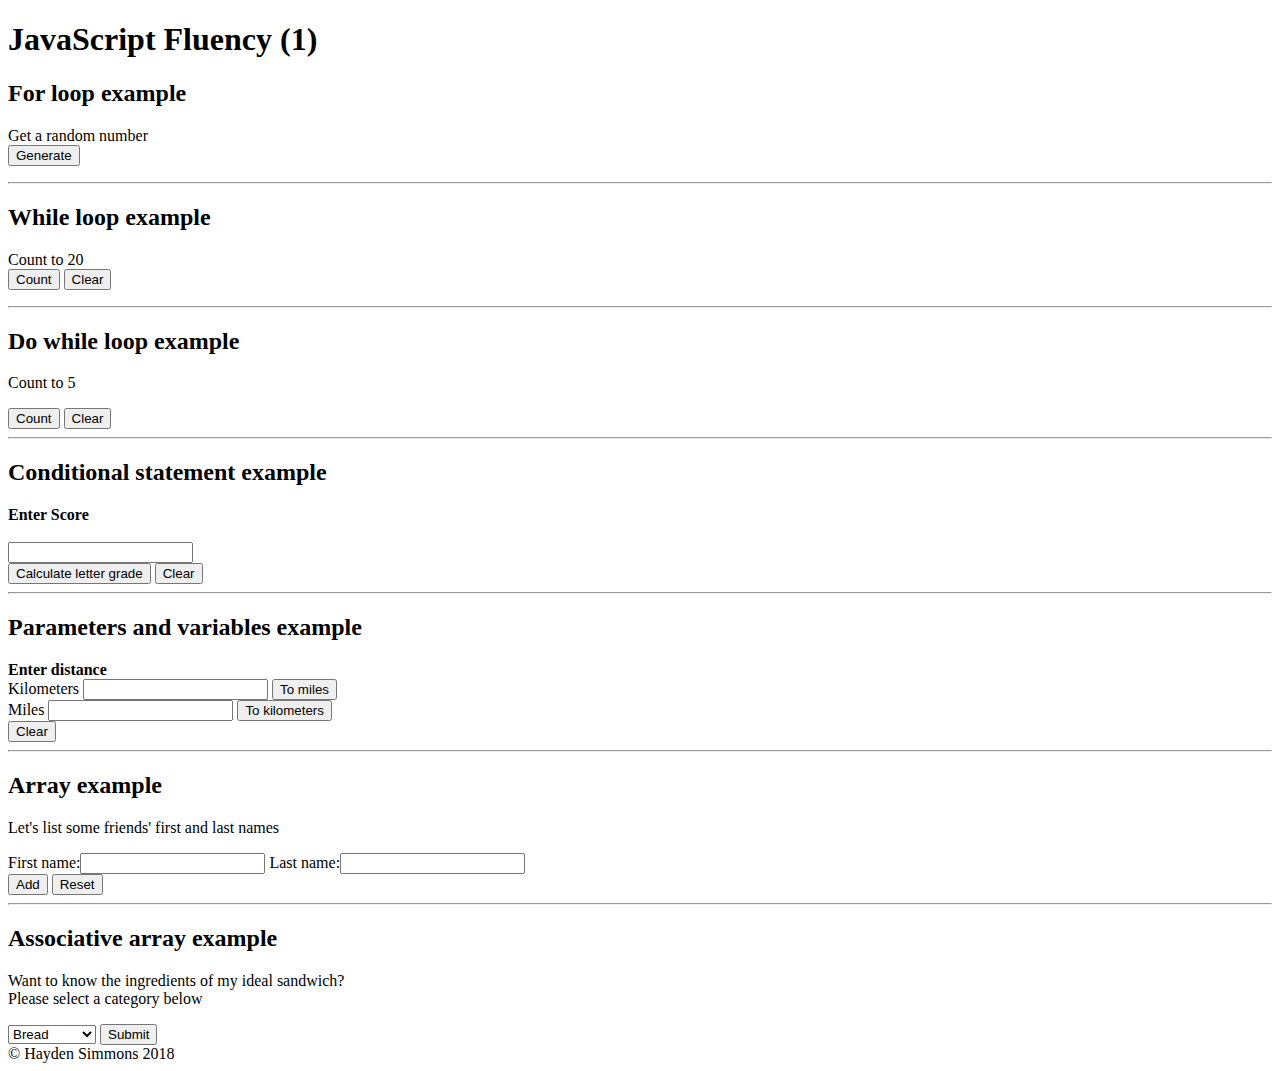
<file: objective-1/index.html>
<!DOCTYPE html>
<html>

<head>
    <title>CIT 261 - Objective 1</title>
    <meta charset="UTF-8">
    <meta name="viewport" content="width=device-width, initial-scale=1.0">
</head>

<body>
    <header>
        <h1>JavaScript Fluency (1)</h1>
    </header>
    <div id="forLoop">
        <h2>For loop example</h2>
        <p> Get a random number<br>
            <button id="randomGenerator" type="button" onclick="forLoop()">Generate</button><br>
            <div id="forLoopOutput"></div>
    </div>
    <hr>
    <div id="whileLoop">
        <h2>While loop example</h2>
        <p>Count to 20<br>
            <button type="button" onclick="whileLoop()">Count</button>
            <button type="button" onclick="clearWhileLoop();">Clear</button>
            <div id="whileLoopOutput"></div>
    </div>
    <hr>
    <div id="doLoop">
        <h2>Do while loop example</h2>
        <p>Count to 5</p>
        <button type="button" onclick="whileDoLoop();">Count</button>
        <button type="button" onclick="clearDo();">Clear</button>
        <div id="doLoopOutput"></div>
    </div>
    <hr>
    <div id="ifStatement">
        <h2>Conditional statement example</h2>
        <strong>Enter Score </strong><br><br>
        <input type="text" id="enterGrade"><br>
        <button type=button onclick="process();">Calculate letter grade</button>
        <button type="button" onclick="clearGrade();">Clear</button>
        <div id="letterGrade"></div>
    </div>
    <hr>
    <div id="parameters">
        <h2>Parameters and variables example</h2>
        <strong>Enter distance</strong><br>
        Kilometers <input type="input" id="km" />
        <button type="button" onclick="convert('KM')">To miles </button><br>
        Miles <input type="input" id="mi" />
        <button type="button" onclick="convert('MI')">To kilometers </button><br>
        <button type="button" onclick="clearDistance();">Clear</button>
    </div>
    <hr>
    <div id="array">
        <h2>Array example</h2>
        <p>Let's list some friends' first and last names</p>
        First name:<input type="input" id="inputArray1">
        Last name:<input type="input" id="inputArray2"><br>
        <button type="button" onclick="array();">Add</button>
        <button type="button" onclick="clearArray();">Reset</button><br>
        <span id="arrayDemo1"></span>
    </div>
    <hr>
    <h2>Associative array example</h2>
    <p>Want to know the ingredients of my ideal sandwich?<br>
        Please select a category below</p>
    <select id="associativeArrayinput">
        <option value="bread">Bread</option>
        <option value="vegetables">Vegetables</option>
        <option value="cheese">Cheese</option>
        <option value="meat">Meat</option>
        <option value="condiment">Condiment</option>
    </select>
    <button type="button" onclick="associativeArray();">Submit</button>
    <div id="associativeArrayOutput"></div>
    </div>
    </div>
    <footer>
        &copy; Hayden Simmons 2018
    </footer>
</body>
<script type="text/javascript" src="main.js"></script>
</html>
</file>
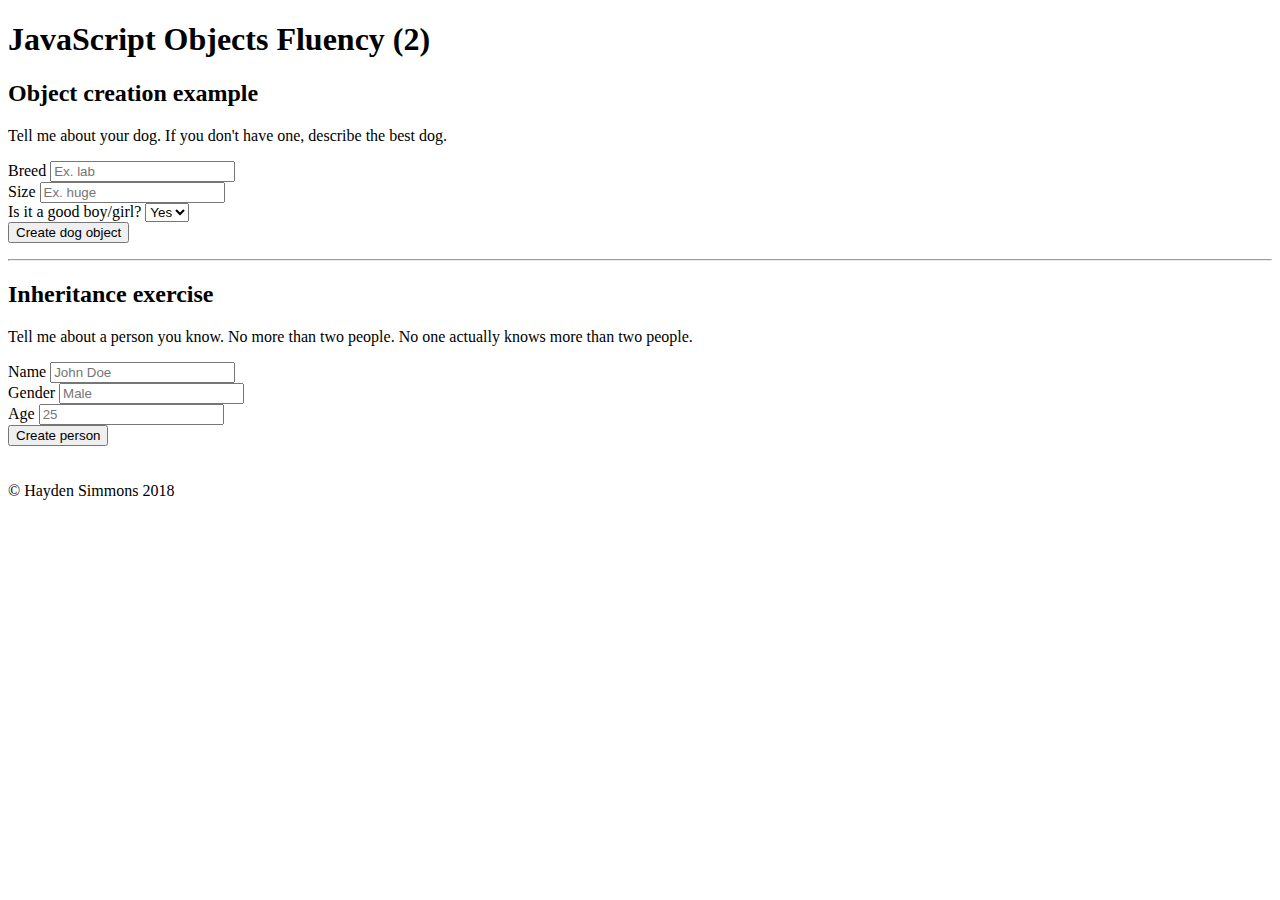
<file: objective-2/index.html>
<!DOCTYPE html>
<html>

<head>
    <title>CIT 261 - Objective 2</title>
    <meta charset="UTF-8">
    <meta name="viewport" content="width=device-width, initial-scale=1.0">
</head>

<body>
    <header>
        <h1>JavaScript Objects Fluency (2)</h1>
    </header>
    <h2>Object creation example</h2>
    <p>Tell me about your dog. If you don't have one, describe the best dog.</p>
    <form name="objectForm">
        Breed <input type="text" id="color" name="breed" placeholder="Ex. lab" /><br>
        Size <input type="text" id="size" name="size" placeholder="Ex. huge" /><br>
        <label>Is it a good boy/girl?</label>
        <select id="good">
            <option value="">Yes</option>
            <option value="not ">No</option>
        </select><br>
        <button id="button" type="button" value="submit" onclick="createObject()">Create dog object</button>
    </form>

    <p id="displayObject"></p>
    <hr>

    <h2>Inheritance exercise</h2>

    <p>Tell me about a person you know. No more than two people. No one actually knows more than two people.</p>

    <div id="personInput">
        Name <input type="text" id="name" placeholder="John Doe" /><br>
        Gender <input type="text" id="gender" placeholder="Male" /><br>
        Age <input type="text" id="age" placeholder="25" /><br>
        <button onclick="addObject()" id="button1">Create person</button>
    </div>

    <br>
    <div id="output2"></div><br>
    <div id="output4"></div>

    <div id="output"></div>
    <div id="foodSection" style="display: none;">
        <p>Well now, what's their favorite food?</p>
        <input type="text" id="food" placeholder="Ex. baklava" />
        <button onclick="food()">Save food</button>
    </div>
    <footer>
        &copy; Hayden Simmons 2018
    </footer>
</body>
<script type="text/javascript" src="main.js"></script>

</html>
</file>
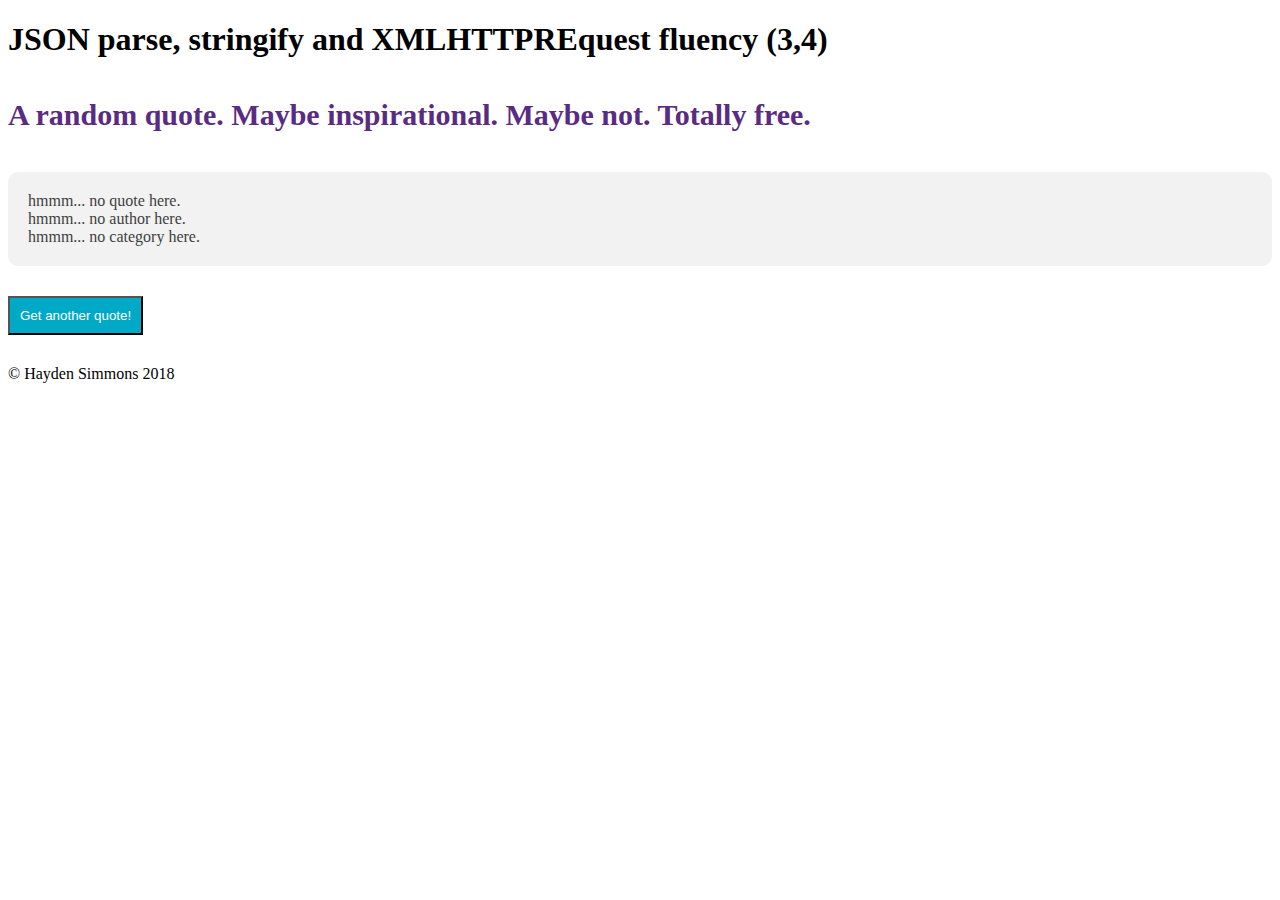
<file: objective-3-4/index.html>
<!DOCTYPE html>
<html>

<head>
    <title>CIT 261 - Objective 3,4</title>
    <meta charset="UTF-8">
    <meta name="viewport" content="width=device-width, initial-scale=1.0">
    <link rel="stylesheet" type="text/css" href="main.css">
</head>

<body>
    <header>
        <h1>JSON parse, stringify and XMLHTTPREquest fluency (3,4)</h1>
    </header>
    <section>
        <h2>A random quote. Maybe inspirational. Maybe not. Totally free.</h2>
        <div class="quote-area">
            <div class="quote-text quote">hmmm... no quote here.</div>
            <div class="author quote">hmmm... no author here.</div>
            <div class="cat quote">hmmm... no category here.</div>
        </div>
    </section>
    <section>
        <button id="loadQuote" class="button">Get another quote!</button>
    </section>
    <footer>
        &copy; Hayden Simmons 2018
    </footer>
</body>
<script type="text/javascript" src="main.js"></script>

</html>
</file>
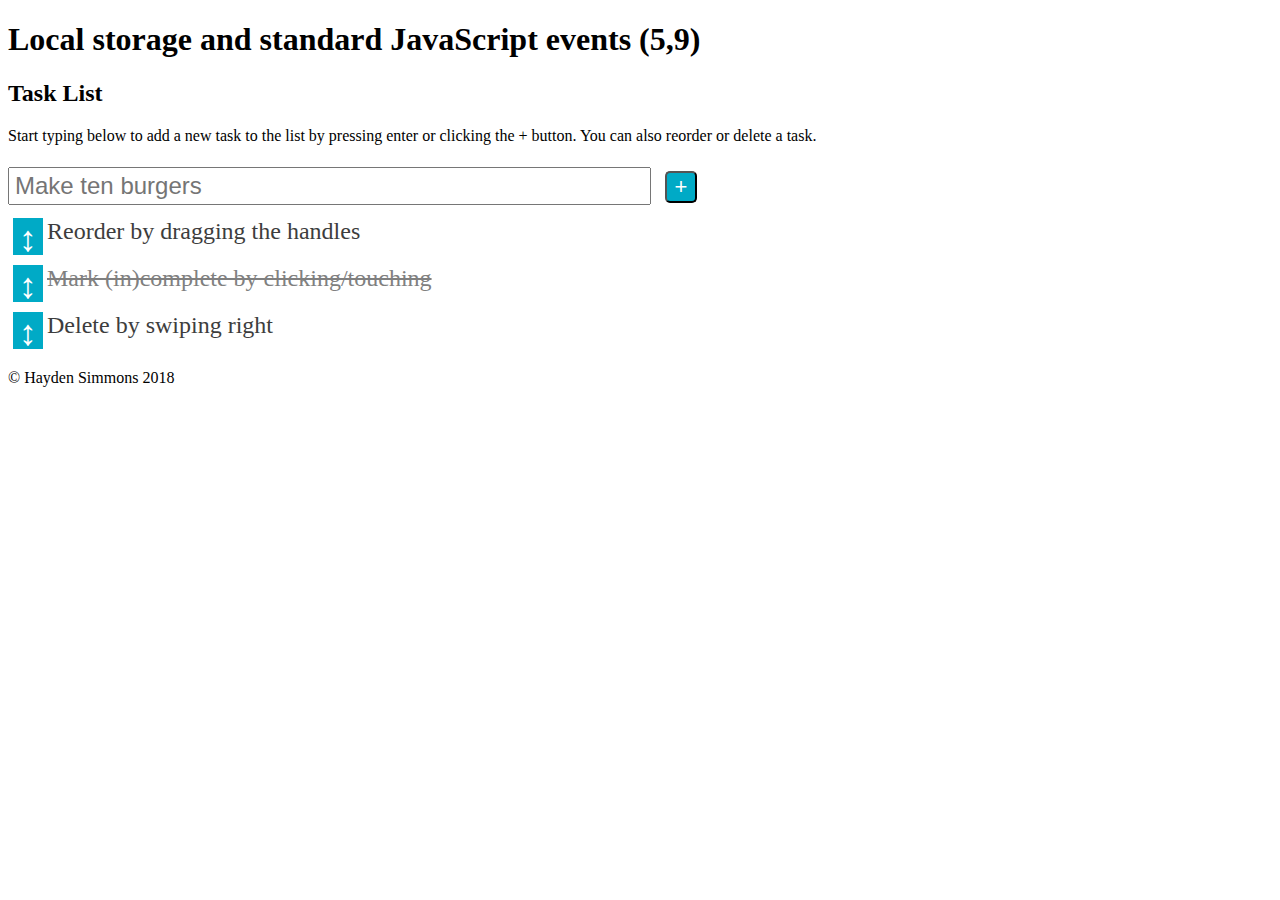
<file: objective-5-9/index.html>
<!DOCTYPE html>
<html>

<head>
  <title>CIT 261 - Objective 5,9</title>
  <meta charset="UTF-8">
  <meta name="viewport" content="width=device-width, initial-scale=1.0">
  <link rel="stylesheet" type="text/css" href="main.css">
</head>

<body>
  <header>
    <h1>Local storage and standard JavaScript events (5,9)</h1>
  </header>
  <h2>Task List</h2>
  <p>Start typing below to add a new task to the list by pressing enter or clicking the + button. You can also reorder or delete a task.</p>
  <input type='text' id="task-input" placeholder="Make ten burgers">
  <button id="add-task">+</button>
  <div class="to-do-list">
  </div>
  <footer>
    &copy; Hayden Simmons 2018
  </footer>
</body>
<script type="text/javascript" src="main.js"></script>

</html>
</file>
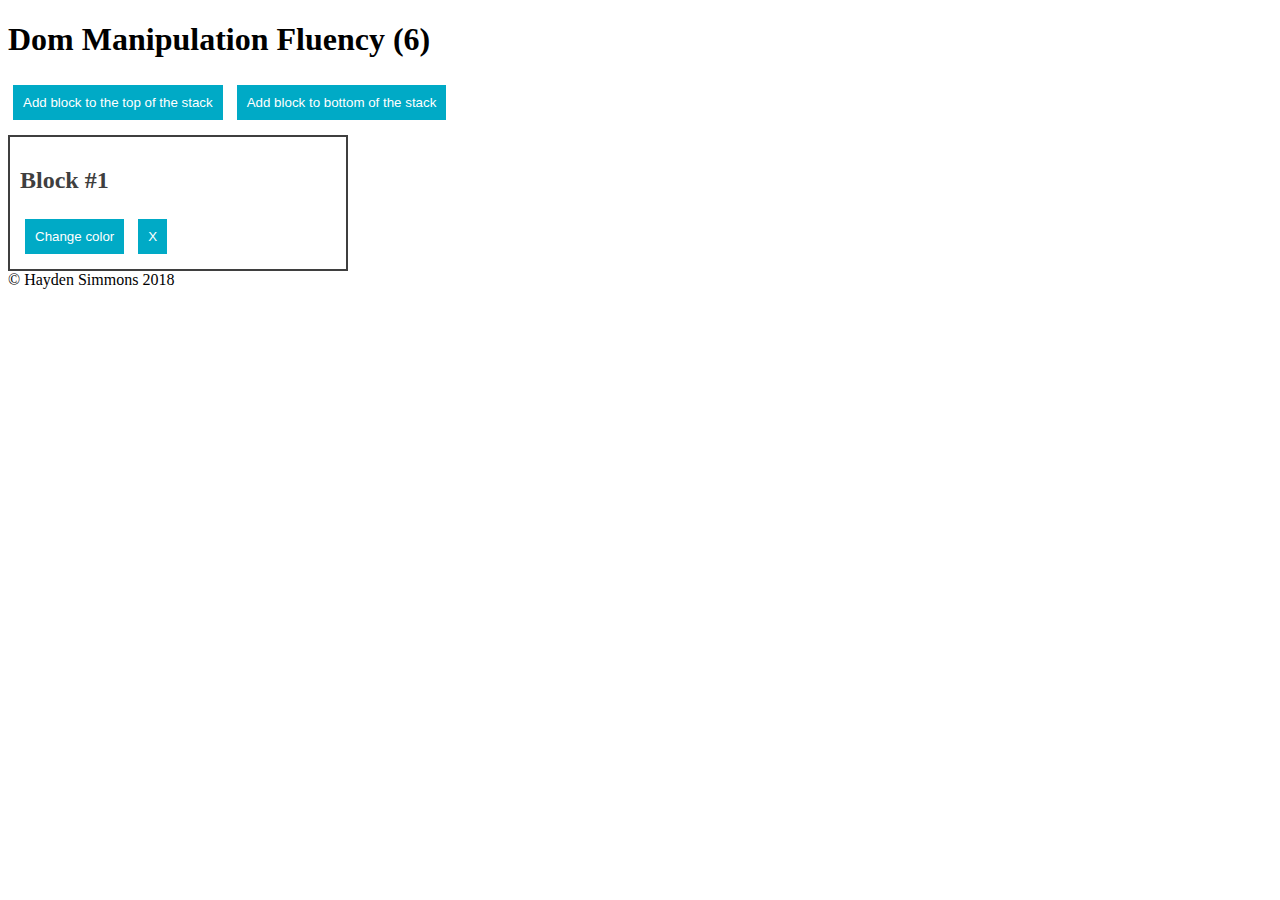
<file: objective-6/index.html>
<!DOCTYPE html>
<html>

<head>
  <title>CIT 261 - Objective 6</title>
  <meta charset="UTF-8">
  <meta name="viewport" content="width=device-width, initial-scale=1.0">
  <link rel="stylesheet" type="text/css" href="main.css">
</head>

<body>
  <header>
    <h1>Dom Manipulation Fluency (6)</h1>
  </header>
  <button id="add-top">Add block to the top of the stack</button>
  <button id="add-bottom">Add block to bottom of the stack</button>
  <section id="stack">
    <div class="block">
      <h2>Block #1</h2>
      <button class="change-color">Change color</button>
      <button class="remove">X</button>
    </div>
  </section>
  <footer>
    &copy; Hayden Simmons 2018
  </footer>
</body>
<script type="text/javascript" src="main.js"></script>

</html>
</file>
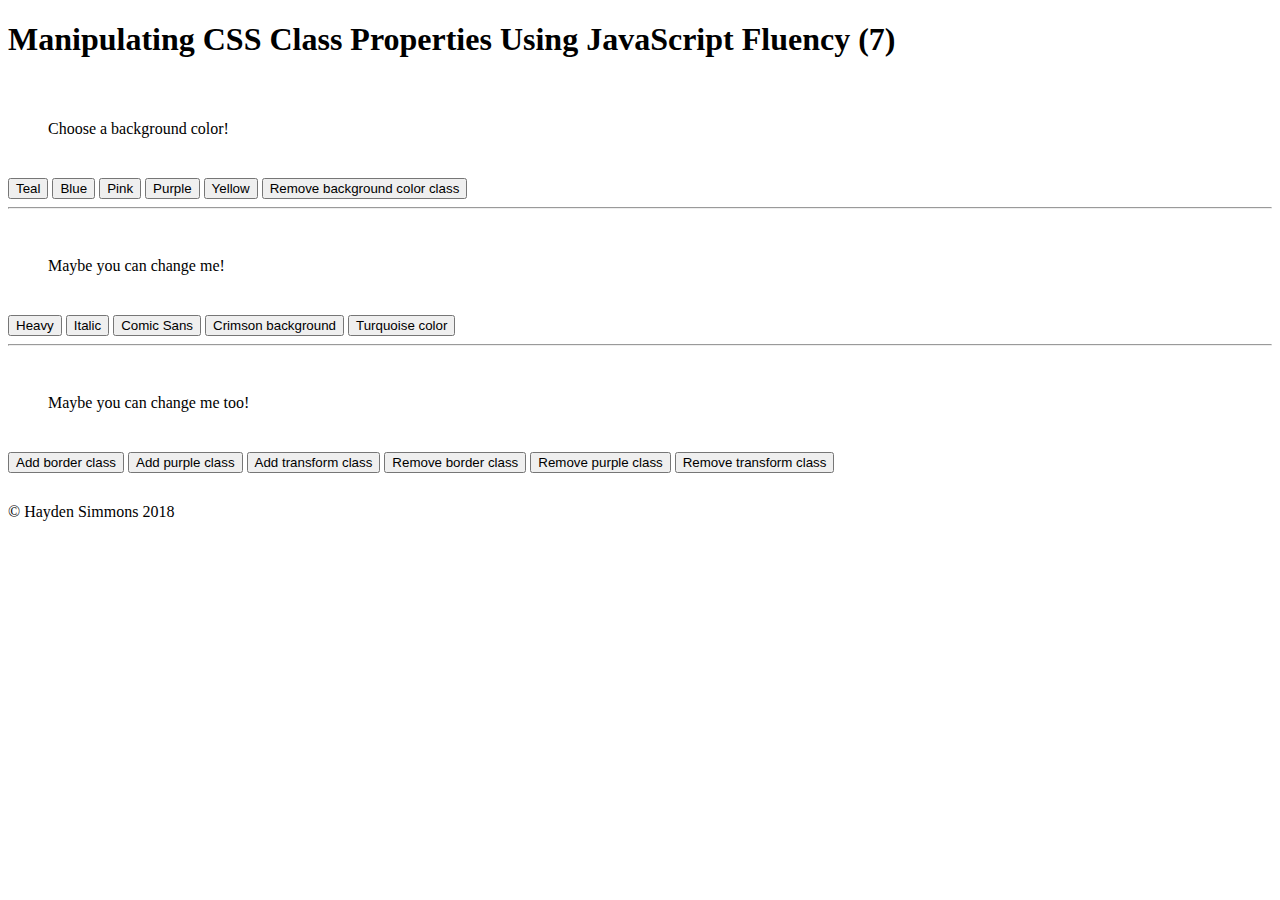
<file: objective-7/index.html>
<!DOCTYPE html>
<html>

<head>
    <title>CIT 261 - Objective 7</title>
    <meta charset="UTF-8">
    <meta name="viewport" content="width=device-width, initial-scale=1.0">
    <link rel="stylesheet" type="text/css" href="main.css">
</head>

<body>
    <header>
        <h1>Manipulating CSS Class Properties Using JavaScript Fluency (7)</h1>
    </header>
    <div id="backgroundSelector">Choose a background color!</div>
    <button onclick="backgroundColor('teal')">Teal</button>
    <button onclick="backgroundColor('blue')">Blue</button>
    <button onclick="backgroundColor('pink')">Pink</button>
    <button onclick="backgroundColor('purple')">Purple</button>
    <button onclick="backgroundColor('yellow')">Yellow</button>
    <button onclick="backgroundColor('0')">Remove background color class</button>
    <hr>
    <div id="fontArea">
        <div id="font">Maybe you can change me!</div>
        <button onclick="fontWeight('900')">Heavy</button>
        <button onclick="fontStyle('italic')">Italic</button>
        <button onclick="document.getElementById('font').style.fontFamily = 'Comic Sans MS'">Comic Sans</button>
        <button onclick="getClassColor('crimson');">Crimson background</button>
        <button onclick="document.getElementById('font').style.color ='darkturquoise'">Turquoise color</button>
    </div>
    <hr>
    <div id="maybeMessage">
        Maybe you can change me too!
    </div>
    <button onclick="addClass1()">Add border class</button>
    <button onclick="addClass2()">Add purple class</button>
    <button onclick="addClass3()">Add transform class</button>
    <button onclick="removeClass1()">Remove border class</button>
    <button onclick="removeClass2()">Remove purple class</button>
    <button onclick="removeClass3()">Remove transform class</button>
    <footer>
        &copy; Hayden Simmons 2018
    </footer>
</body>
<script type="text/javascript" src="main.js"></script>

</html>
</file>
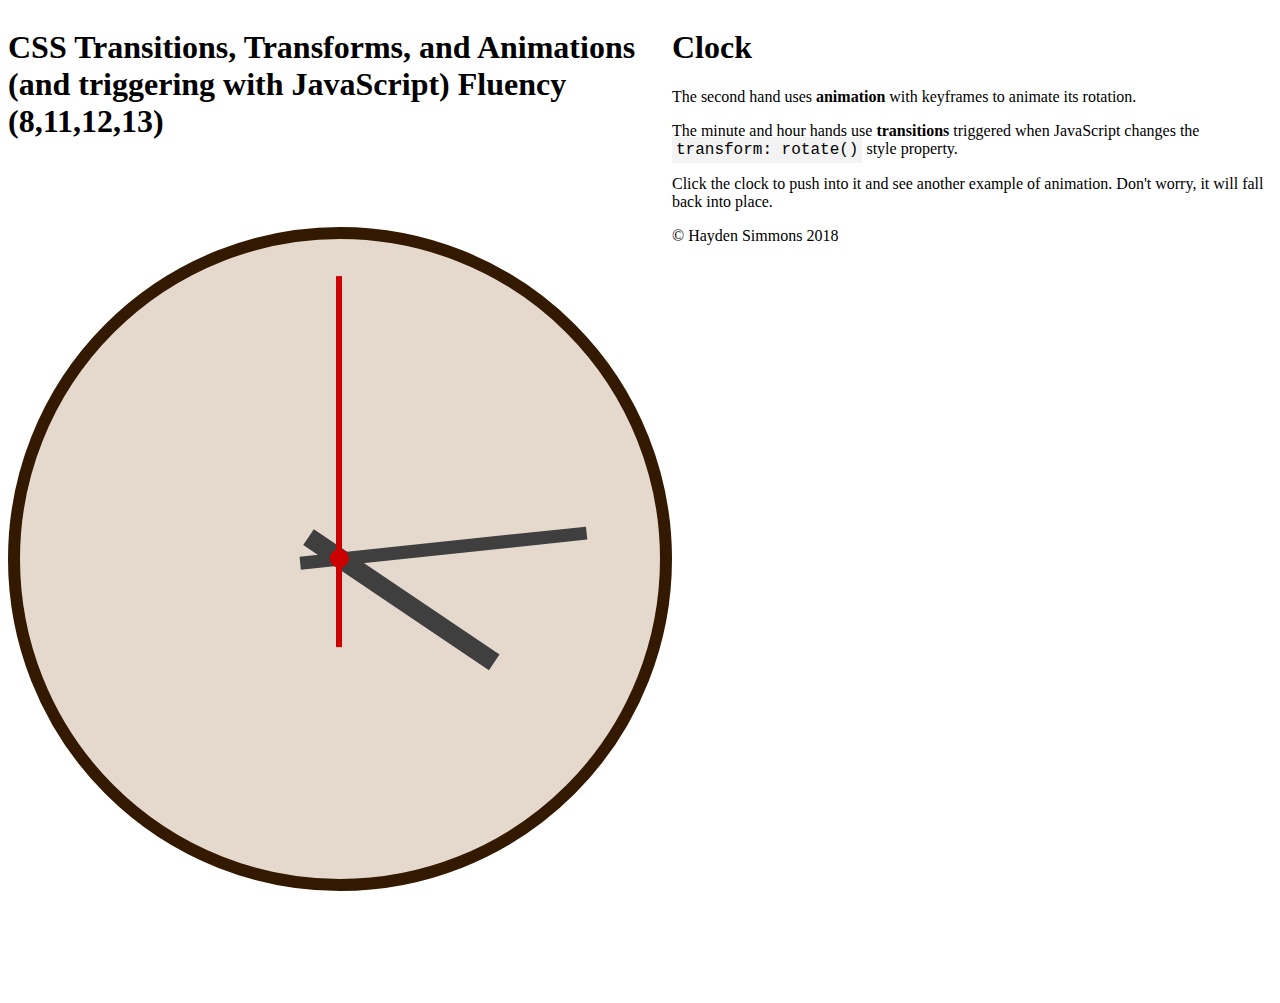
<file: objective-8-11-12-13/index.html>
<!DOCTYPE html>
<html>

    <head>
        <title>CIT 261 - Objective 8,11,12,13</title>
        <meta charset="UTF-8">
        <meta name="viewport" content="width=device-width, initial-scale=1.0">
        <link rel="stylesheet" type="text/css" href="main.css">
    </head>

<body>
  <header>
    <h1>CSS Transitions, Transforms, and Animations (and triggering with JavaScript) Fluency (8,11,12,13)</h1>
  </header>
  <section>
    <h1>Clock</h1>
    <p>The second hand uses <strong>animation</strong> with keyframes to animate its rotation.</p>
    <p>The minute and hour hands use <strong>transitions</strong> triggered when JavaScript changes the <span class="code">transform:
        rotate()</span> style property.</p>
    <p>Click the clock to push into it and see another example of animation. Don't worry, it will fall back into place.</p>
  </section>
  <section class="clock-face">
    <div class="hour-container">
      <div class="hour hand">
      </div>
    </div>
    <div class="minute-container">
      <div class="minute hand">
      </div>
    </div>
    <div class="second-container">
      <div class="second hand"></div>
      <div class="circle"></div>
    </div>
  </section>
  <footer>
    &copy; Hayden Simmons 2018
  </footer>
</body>

<script type="text/javascript" src="main.js"></script>

</html>
</file>
<file: objective-3-4/main.css>
.button {
  padding: 10px;
  color: #FFF;
  background-color: #00AAC6;
  margin: 30px 10px 30px 0;
}

h2 {
  font-size: 30px;
  margin: 40px 0;
  color: #592c82;
}

.quote {
  font-size: 16px;
  color: #3f3f3f;
}

.quote-area {
  background-color: #f2f2f2;
  color: #404040;
  font-size: 14px;
  padding: 20px;
  border-radius: 10px;
}
</file>
<file: objective-5-9/main.css>
button {
  border-radius: 5px;
  background-color: #00AAC6;
  color: white;
  margin: 10px;
  font-size: 22px;
  width: 32px;
  height: 32px;
}

div.completed span{
  color: grey;
  text-decoration: line-through;
}

.duplicate {
  position: absolute;
  background-color: #F3F3F3;
}

footer {
  padding-top: 15px;
}

.handle {
  background-color: #00AAC6;
  color:#FFF;
  font-family: Helvetica, sans-serif;
  font-size: 36px;
  height: 37px;
  padding: 0 6px;
  margin-right: 4px;
}

.handle:hover {
  cursor: move;
}

.hidden {
  visibility: hidden;
}

input {
  height: 32px;
  font-size: 24px;
  width: 50%;
  padding-left: 5px;
}

.task-child {
  min-width: 50%;
  white-space: nowrap;
  overflow: hidden;
  text-overflow: ellipsis;
}

.to-do-task {
  color: #3d3d3d;
  padding: 5px;
  display: flex;
  user-select: none;
  width: 100%;
  cursor: pointer;
  font-size: 24px;
}

.to-do-list {
  list-style-type: none;
  margin: 0;
  padding: 0;
}
</file>
<file: objective-6/main.css>
.block {
  color: #3f3f3f;
  border: solid 2px #3f3f3f;
  padding: 10px;
  margin-top: 10px;
  width: 25%;
}

button {
  padding: 10px;
  margin: 5px;
  color: #fff;
  border: none;
  background-color: #00AAC6;
}
</file>
<file: objective-7/main.css>
.box {
    width: 400px;
    height: 50px;
    padding: 15px;
    border: 3px solid black;
}

footer {
    margin-top: 30px;
}

#maybeMessage, #font, #backgroundSelector {
    padding: 40px;
}

.purpleBackground {
    background-color: #592C82;
    color: white;
}

.transform {
    text-transform: uppercase;
    text-align: center;
    font-size: 25px;
}
</file>
<file: objective-8-11-12-13/main.css>
@keyframes second {
  0% {
    transform: rotate(0deg);
  }
  25% {
    transform: rotate(90deg);
  }
  50% {
    transform: rotate(180deg);
  }
  75% {
    transform: rotate(270deg);
  }
  100% {
    transform: rotate(360deg);
  }
}

@keyframes push {
  0% {
    background-color: #A4998D;
    transform: rotateY(0deg);
  }
  10% {
    background-color: #7E6E5D;
    transform: rotateY(90deg);
  }
  35% {
    background-color: #705E4C;
    transform: rotateY(-50deg);
  }
  60% {
    background-color: #B7AEA5;
    transform: rotateY(30deg);
  }
  80% {
    background-color: #7E6E5D;
    transform: rotateY(-25deg);
  }
  100% {
    background-color: #A4998D;
    transform: rotateY(0deg);
  }
}

body {
  display: grid;
  grid-template-columns: 1fr 2fr;
  overflow: hidden;
}

.clock-face {
  position: relative;
  border-radius:100%;
  border: solid #331900;
  border-width: 1vw;
  width: 50vw;
  max-width: 90vh;
  height: 50vw;
  max-height: 90vh;
  background-color: #E5D9CE;
}

.code {
  font-family: courier;
  background-color: #F3F3F3;
  padding: 4px;
}

.hand {
  position: absolute;
  left: 0;
  top: 0;
  background-color: #3F3F3F;
  transform-origin: center bottom;
}

.hour {
  width: 3%;
  height: 35%;
  transform: translate(1615%, 60%);
}

.hour-container, .minute-container, .second-container {
  position: absolute;
  top: 0;
  right: 0;
  bottom: 0;
  left: 0;
}

.hour-container {
  transition: transform .2s;
}

.minute {
  width: 2%;
  height: 45%;
  transform: translate(2450%,25%);
}

.minute-container {
  transition: transform .2s;
  transition-timing-function: cubic-bezier(.62,0,.75,1)
}

.push {
  animation-name: push;
  animation-duration: 3s;
  animation-iteration-count: 1;
  animation-timing-function: ease-in-out;
  transform-origin: 50% 30%;
}

.second {
  background-color: #CC0000;  
  width: 1%;
  height: 58%;
  transform: translate(4945%, 10%);
}

.second-container {
  animation-name: second;
  animation-duration: 60s;
  animation-iteration-count: infinite;
  animation-timing-function: linear;
}

.second-container div.circle {
  border-radius: 200%;
  background-color:#CC0000;
  height: 3%;
  width: 3%;
  transform: translate(1615%, 1615%);
}
</file>
